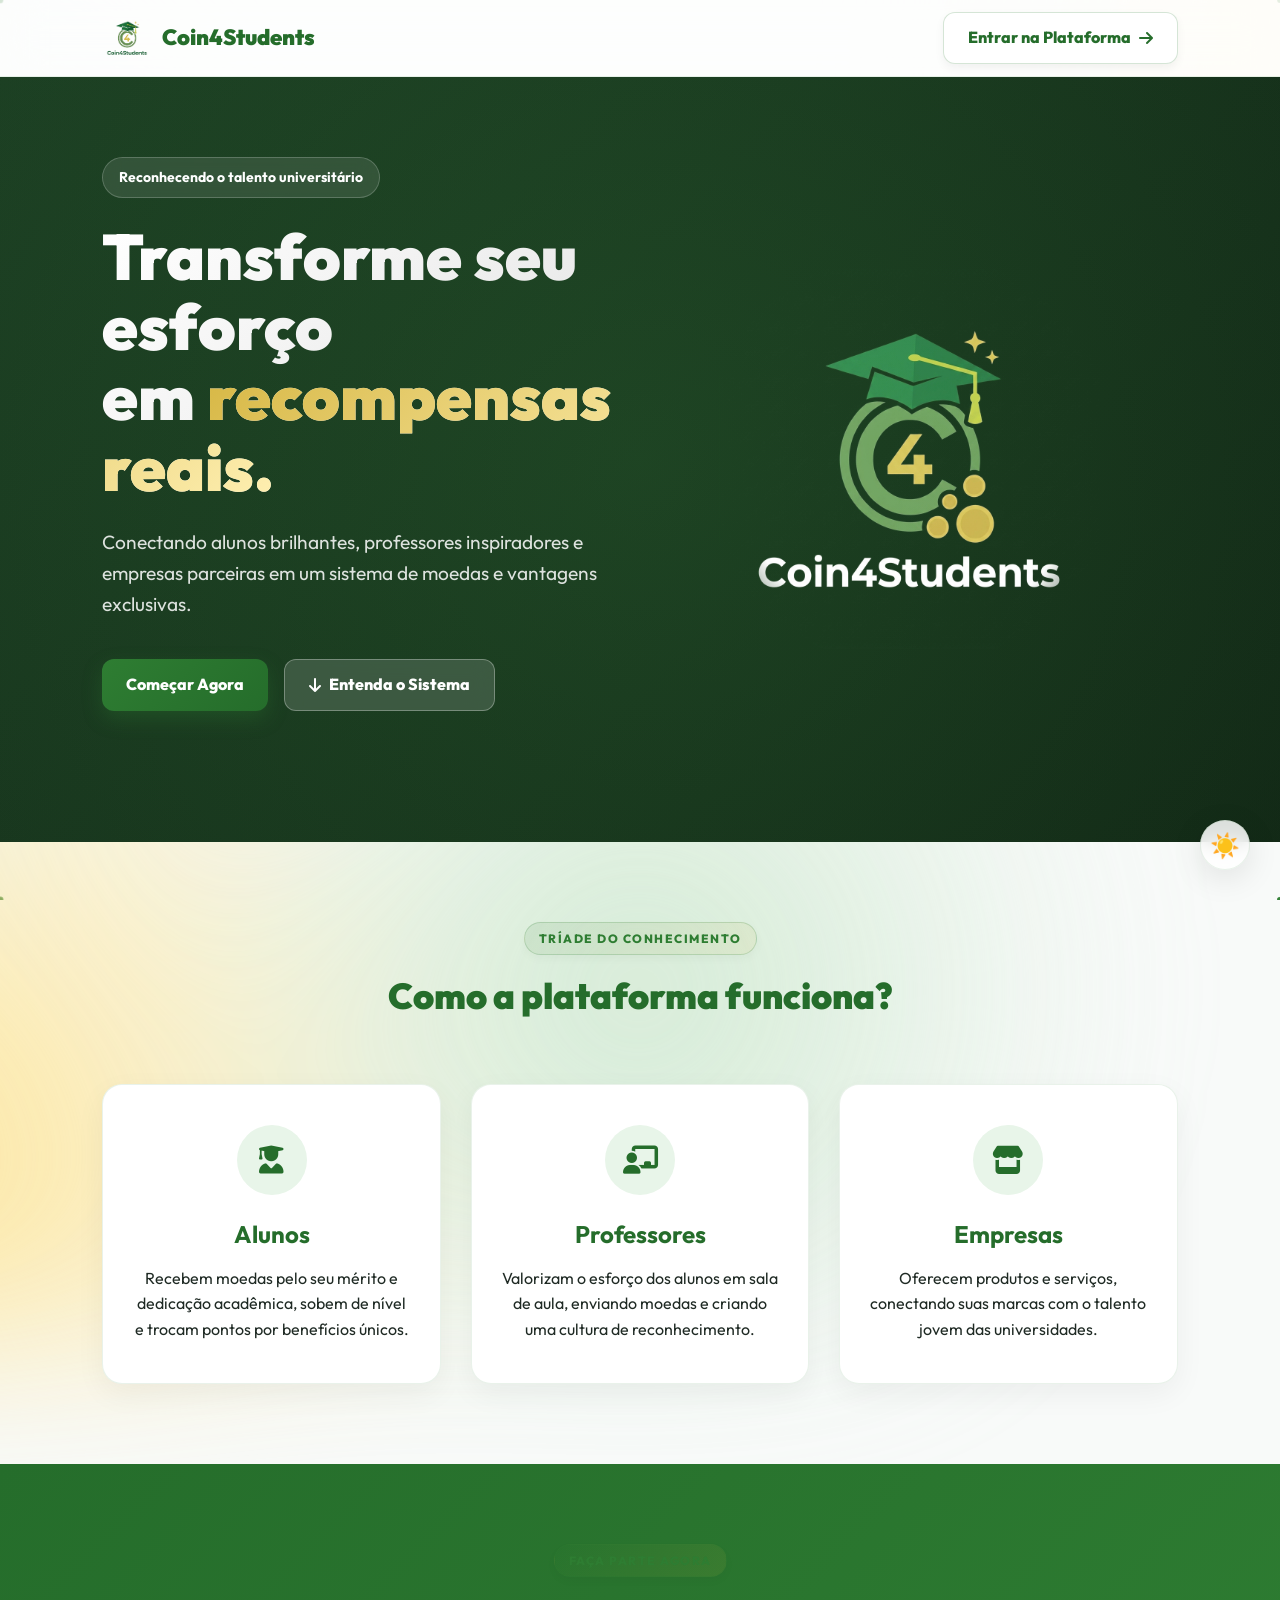
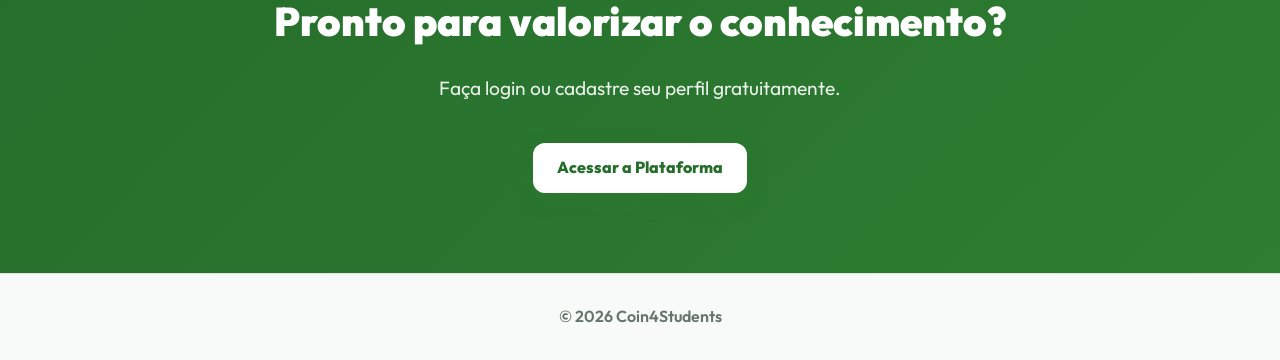
<file: index.html>
<!DOCTYPE html>
<html lang="pt-BR">
<head>
    <meta charset="UTF-8">
    <meta name="viewport" content="width=device-width, initial-scale=1.0">
    <meta http-equiv="refresh" content="0; url=front/home.html">
    <title>Coin4Students - Redirecionando...</title>
    <script>
        window.location.href = "front/home.html";
    </script>
</head>
<body style="background-color: #0b110b; color: #fff; font-family: sans-serif; display: flex; justify-content: center; align-items: center; height: 100vh; margin: 0;">
    <p>Redirecionando para a página principal... Se demorar, <a href="front/home.html" style="color: #FFD700;">clique aqui</a>.</p>
</body>
</html>
</file>
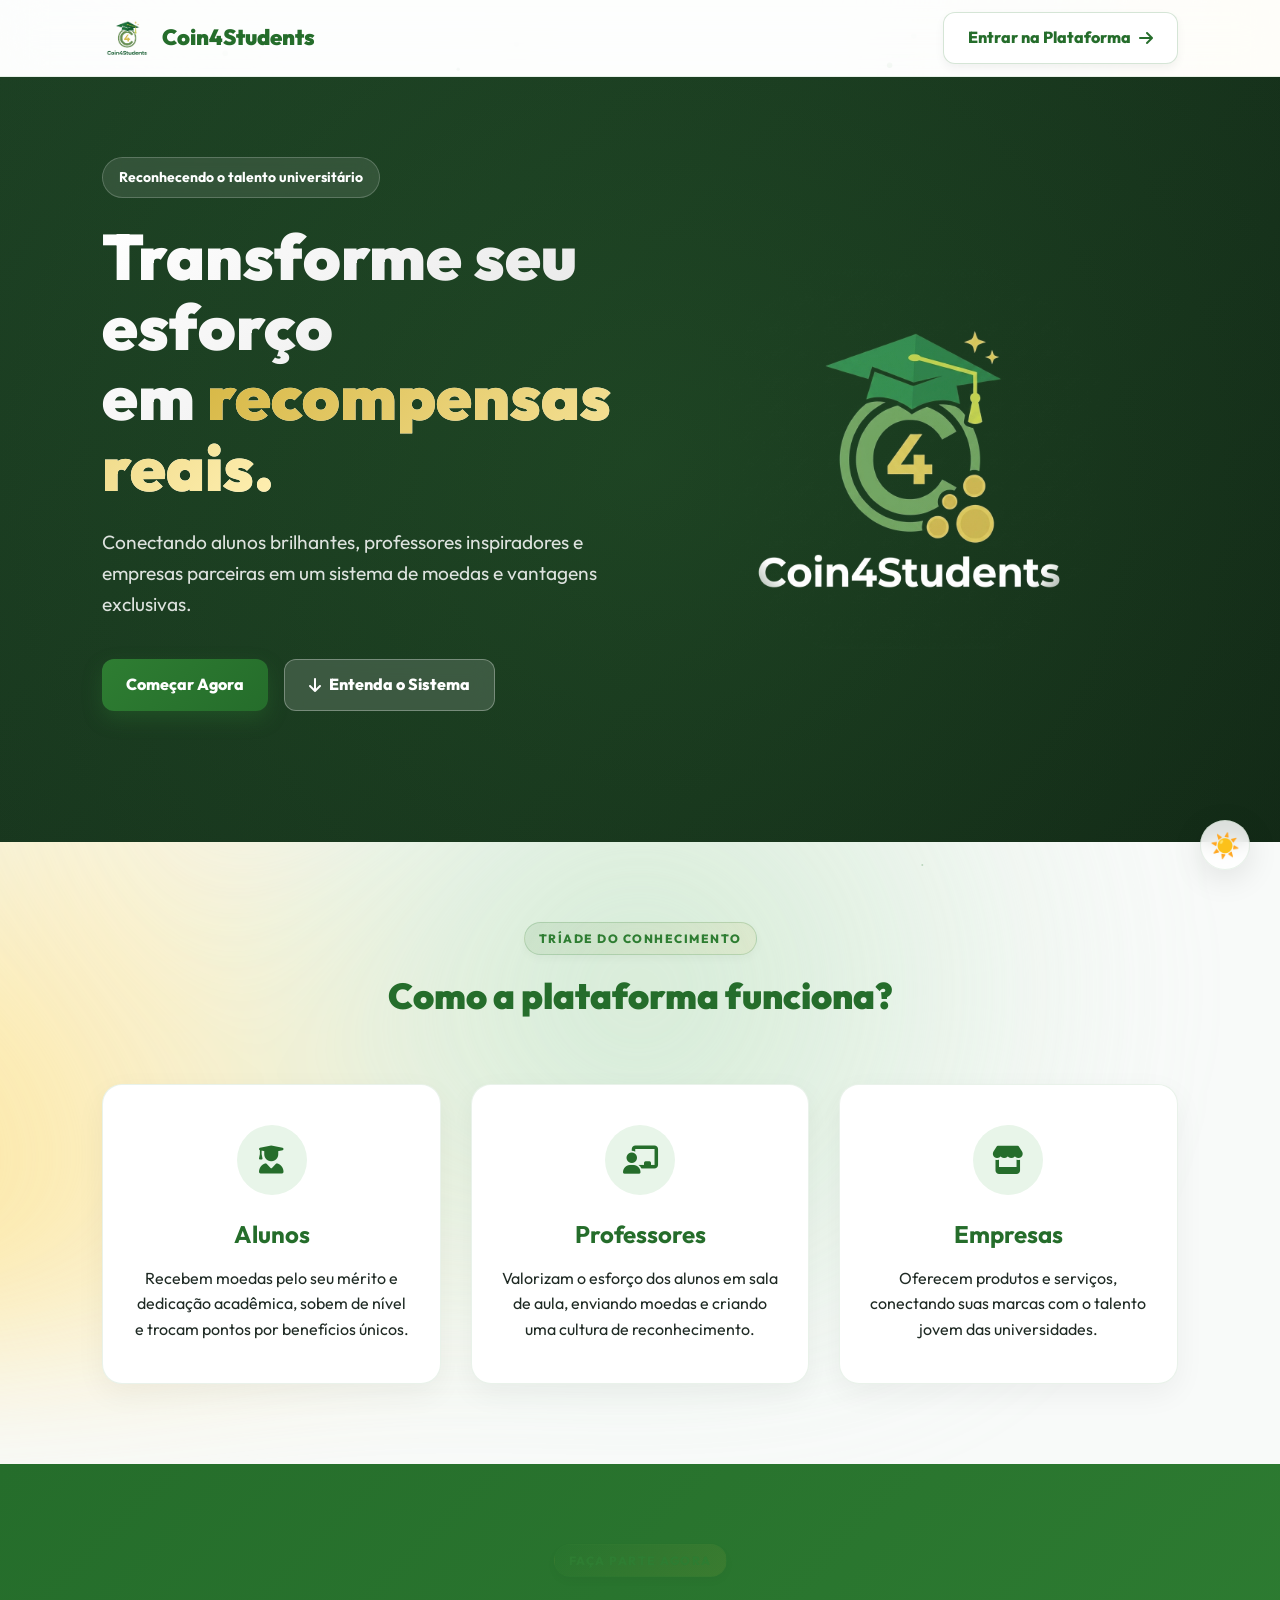
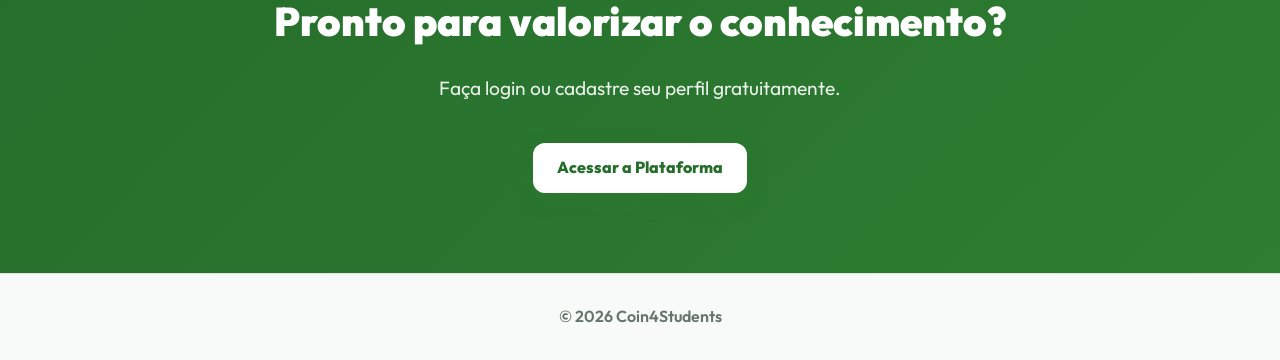
<file: front/index.html>
<!DOCTYPE html>
<html lang="pt-BR">
<head>
    <meta charset="UTF-8">
    <meta name="viewport" content="width=device-width, initial-scale=1.0">
    <meta http-equiv="refresh" content="0; url=home.html">
    <title>Coin4Students - Redirecionando...</title>
    <script>
        window.location.href = "home.html";
    </script>
</head>
<body style="background-color: #0b110b; color: #fff; font-family: sans-serif; display: flex; justify-content: center; align-items: center; height: 100vh; margin: 0;">
    <p>Redirecionando para a página principal... Se demorar, <a href="home.html" style="color: #FFD700;">clique aqui</a>.</p>
</body>
</html>
</file>
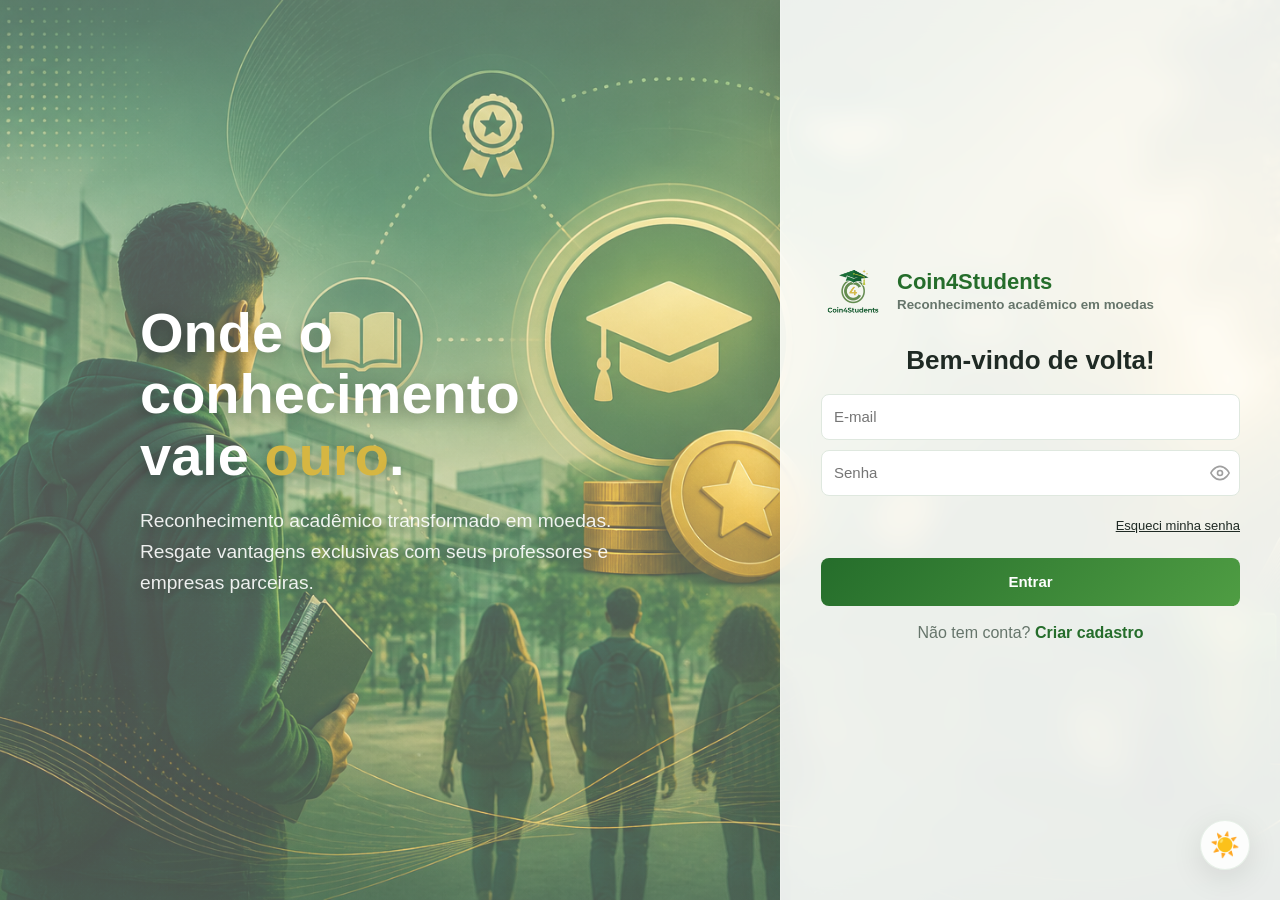
<file: front/coin4students.html>
<!DOCTYPE html>
<html lang="pt-br">

<head>
  <meta charset="UTF-8">
  <meta name="viewport" content="width=device-width, initial-scale=1.0">
  <link rel="stylesheet" href="https://cdnjs.cloudflare.com/ajax/libs/font-awesome/6.4.0/css/all.min.css">
  <link rel="stylesheet" href="./css/coin4students.css">
  <link rel="stylesheet" href="./css/ui-fx.css">
  <title>Coin4Students</title>
  <link rel="icon" type="image/png" href="./img/logo - Copia.png">
</head>

<body>
  <div class="background-image"></div>
  
  <div class="split-layout">
    <div class="hero-section">
      <div class="hero-content">
        <h1 class="hero-title">Onde o conhecimento vale <span>ouro</span>.</h1>
        <p class="hero-subtitle">Reconhecimento acadêmico transformado em moedas. Resgate vantagens exclusivas com seus professores e empresas parceiras.</p>
        <div class="floating-icons">
          <i class="ph-fill ph-coin float-1"></i>
          <i class="ph-fill ph-graduation-cap float-2"></i>
          <i class="ph-fill ph-star float-3"></i>
        </div>
      </div>
    </div>

    <main class="container">
    <div class="auth-brand">
      <img src="./img/logo.png" alt="Coin4Students">
      <div>
        <span>Coin4Students</span>
        <small>Reconhecimento acadêmico em moedas</small>
      </div>
    </div>

    <div id="secaoCadastro" style="display: none;">
      <div class="titulo">Criar Cadastro</div>

      <div class="profile-selector" role="tablist" aria-label="Tipo de cadastro">
        <button type="button" class="profile-option active" data-cadastro="aluno">
          <i class="fa-solid fa-user-graduate"></i>
          Aluno
        </button>
        <button type="button" class="profile-option" data-cadastro="professor">
          <i class="fa-solid fa-chalkboard-user"></i>
          Professor
        </button>
        <button type="button" class="profile-option" data-cadastro="empresa">
          <i class="fa-solid fa-building"></i>
          Empresa
        </button>
      </div>

      <section class="cadastro-panel active" id="cadastro-aluno">
        <div class="cadastro-heading">
          <h2>Cadastro de aluno</h2>
          <p>Preencha seus dados para acompanhar saldo e resgatar vantagens.</p>
        </div>
          <form id="formAluno">
            <input id="nomeAluno" placeholder="Nome">
            <input id="emailAluno" type="email" placeholder="E-mail">
            <input type="password" id="senhaAluno" placeholder="Digite sua senha">
            <input id="cpfAluno" placeholder="CPF" maxlength="14" oninput="formatarCPF(this)">
            <input id="rgAluno" placeholder="RG" maxlength="12" oninput="formatarRG(this)">
            <input id="cepAluno" placeholder="CEP" maxlength="9" oninput="formatarCEP(this); buscarEndereco(this.value)">
            <div class="form-row">
              <input id="enderecoAluno" placeholder="Endereço">
              <input id="numeroAluno" placeholder="Número">
            </div>
            <div class="form-row">
              <input id="bairroAluno" placeholder="Bairro">
              <input id="cidadeAluno" placeholder="Cidade">
            </div>
            <div class="form-row">
              <input id="estadoAluno" placeholder="Estado">
              <input id="cursoAluno" placeholder="Curso">
            </div>
            <button type="submit">Cadastrar Aluno</button>
          </form>
      </section>

      <section class="cadastro-panel" id="cadastro-professor">
        <div class="cadastro-heading">
          <h2>Cadastro de professor</h2>
          <p>Crie sua conta para distribuir moedas e registrar reconhecimentos.</p>
        </div>
          <form id="formProfessor">
            <input id="nomeProfessor" placeholder="Nome" required>
            <input id="emailProfessor" type="email" placeholder="E-mail" required>
            <input type="password" id="senhaProfessor" placeholder="Senha" required>
            <input id="cpfProfessor" placeholder="CPF" maxlength="14" oninput="formatarCPF(this)" required>
            <select id="departamentoProfessor" required>
              <option value="">Selecione um departamento</option>
              <optgroup label="FAPSI - Faculdade de Psicologia">
                <option value="DEPTO DE PSICOLOGIA">DEPTO DE PSICOLOGIA</option>
              </optgroup>
              <optgroup label="FCA - Faculdade de Comunicação e Artes">
                <option value="DEPTO DE COMUNICAÇÃO SOCIAL">DEPTO DE COMUNICAÇÃO SOCIAL</option>
              </optgroup>
              <optgroup label="FMD - Faculdade Mineira de Direito">
                <option value="DEPTO DE DIREITO">DEPTO DE DIREITO</option>
              </optgroup>
              <optgroup label="ICBS - Instituto de Ciências Biológicas e da Saúde">
                <option value="DEPTO DE MEDICINA">DEPTO DE MEDICINA</option>
                <option value="DEPTO DE ODONTOLOGIA">DEPTO DE ODONTOLOGIA</option>
                <option value="DEPTO DE CIÊNCIAS BIOLÓGICAS">DEPTO DE CIÊNCIAS BIOLÓGICAS</option>
                <option value="DEPTO DE MEDICINA VETERINÁRIA">DEPTO DE MEDICINA VETERINÁRIA</option>
                <option value="DEPTO DE FISIOTERAPIA">DEPTO DE FISIOTERAPIA</option>
                <option value="DEPTO DE ENFERMAGEM">DEPTO DE ENFERMAGEM</option>
                <option value="DEPTO DE EDUCAÇÃO FÍSICA">DEPTO DE EDUCAÇÃO FÍSICA</option>
                <option value="DEPTO DE FONOAUDIOLOGIA">DEPTO DE FONOAUDIOLOGIA</option>
                <option value="DEPTO DE NUTRIÇÃO">DEPTO DE NUTRIÇÃO</option>
                <option value="DEPTO DE FARMÁCIA">DEPTO DE FARMÁCIA</option>
              </optgroup>
              <optgroup label="ICEG - Instituto de Ciências Econômicas e Gerenciais">
                <option value="DEPTO DE ADMINISTRAÇÃO">DEPTO DE ADMINISTRAÇÃO</option>
                <option value="DEPTO DE CIÊNCIAS CONTÁBEIS">DEPTO DE CIÊNCIAS CONTÁBEIS</option>
                <option value="DEPTO DE CIÊNCIAS ECONÔMICAS">DEPTO DE CIÊNCIAS ECONÔMICAS</option>
              </optgroup>
              <optgroup label="ICEI - Instituto de Ciências Exatas e Informática">
                <option value="DEPTO DE CIÊNCIA DA COMPUTAÇÃO">DEPTO DE CIÊNCIA DA COMPUTAÇÃO</option>
                <option value="DEPTO DE MATEMÁTICA E ESTATÍSTICA">DEPTO DE MATEMÁTICA E ESTATÍSTICA</option>
                <option value="DEPTO DE FÍSICA E QUÍMICA">DEPTO DE FÍSICA E QUÍMICA</option>
              </optgroup>
              <optgroup label="ICH - Instituto de Ciências Humanas">
                <option value="DEPTO DE LETRAS">DEPTO DE LETRAS</option>
                <option value="DEPTO DE EDUCAÇÃO">DEPTO DE EDUCAÇÃO</option>
                <option value="DEPTO DE GEOGRAFIA">DEPTO DE GEOGRAFIA</option>
                <option value="DEPTO DE HISTÓRIA">DEPTO DE HISTÓRIA</option>
              </optgroup>
              <optgroup label="ICS - Instituto de Ciências Sociais">
                <option value="DEPTO DE ARQUITETURA E URBANISMO">DEPTO DE ARQUITETURA E URBANISMO</option>
                <option value="DEPTO DE CIÊNCIAS SOCIAIS">DEPTO DE CIÊNCIAS SOCIAIS</option>
                <option value="DEPTO DE RELAÇÕES INTERNACIONAIS">DEPTO DE RELAÇÕES INTERNACIONAIS</option>
                <option value="DEPTO DE SERVIÇO SOCIAL">DEPTO DE SERVIÇO SOCIAL</option>
              </optgroup>
              <optgroup label="IFTDJ - Instituto de Filosofia e Teologia Dom João Resende Costa">
                <option value="DEPTO DE FILOSOFIA">DEPTO DE FILOSOFIA</option>
                <option value="DEPTO DE CIÊNCIAS DA RELIGIÃO">DEPTO DE CIÊNCIAS DA RELIGIÃO</option>
                <option value="DEPTO DE TEOLOGIA">DEPTO DE TEOLOGIA</option>
              </optgroup>
              <optgroup label="IPUC - Instituto Politécnico">
                <option value="DEPTO DE ENGENHARIA MECÂNICA">DEPTO DE ENGENHARIA MECÂNICA</option>
                <option value="DEPTO DE ENGENHARIA CIVIL">DEPTO DE ENGENHARIA CIVIL</option>
                <option value="DEPTO DE ENGENHARIA ELÉTRICA">DEPTO DE ENGENHARIA ELÉTRICA</option>
                <option value="DEPTO DE ENGENHARIA DE PRODUÇÃO">DEPTO DE ENGENHARIA DE PRODUÇÃO</option>
                <option value="DEPTO DE ENGENHARIA QUÍMICA">DEPTO DE ENGENHARIA QUÍMICA</option>
                <option value="DEPTO DE ENG. ELET. E TELECOMUNICAÇÕES">DEPTO DE ENG. ELET. E TELECOMUNICAÇÕES</option>
                <option value="DEPTO DE ENG. CONTROLE AUTOMAÇÃO">DEPTO DE ENG. CONTROLE AUTOMAÇÃO</option>
                <option value="DEPTO DE ENGENHARIA DE ENERGIA">DEPTO DE ENGENHARIA DE ENERGIA</option>
              </optgroup>
            </select>
            <button type="submit">Cadastrar Professor</button>
          </form>
      </section>

      <section class="cadastro-panel" id="cadastro-empresa">
        <div class="cadastro-heading">
          <h2>Cadastro de empresa</h2>
          <p>Cadastre sua empresa para oferecer vantagens aos estudantes.</p>
        </div>
          <form id="formEmpresa">
            <input id="nomeEmpresa" placeholder="Nome">
            <input id="emailEmpresa" type="email" placeholder="E-mail">
            <input type="password" id="senhaEmpresa" placeholder="Senha">
            <input id="cnpjEmpresa" placeholder="CNPJ" maxlength="18" oninput="formatarCNPJ(this)">
            <button type="submit">Cadastrar Empresa</button>
          </form>
      </section>

      <p class="switch-text">
        Já tem uma conta? <a href="#" id="btnIrParaLogin">Fazer login</a>
      </p>
    </div>

    <div id="secaoLogin">
      <div class="titulo">Bem-vindo de volta!</div>
      <form id="formLogin">
        <input id="loginEmail" type="email" placeholder="E-mail" required>
        <input id="loginSenha" type="password" placeholder="Senha" required>
        <div style="text-align: right; width: 100%;">
          <a href="#" id="btnEsqueciSenha" style="font-size: 13px; color: var(--green-600); margin-top: -10px; margin-bottom: 15px; display: inline-block;">Esqueci minha senha</a>
        </div>
        <button type="submit">Entrar</button>
      </form>
      <p class="switch-text">
        Não tem conta? <a href="#" id="btnIrParaCadastro">Criar cadastro</a>
      </p>
    </div>

    <div id="secaoRecuperarSenha" style="display: none;">
      <div class="titulo">Recuperar Senha</div>
      <p style="text-align: center; color: var(--muted); font-size: 14px; margin-bottom: 20px;">
        Digite seu e-mail abaixo. Se houver uma conta associada a ele, enviaremos um link de recuperação.
      </p>
      <form id="formRecuperarSenha">
        <input id="recuperarEmail" type="email" placeholder="E-mail" required>
        <button type="submit">Enviar link</button>
      </form>
      <p class="switch-text">
        Lembrou a senha? <a href="#" id="btnVoltarParaLogin">Voltar ao login</a>
      </p>
    </div>
  </main>
  </div>

  <div id="toastContainer" class="toast-container"></div>

  <script src="./js/coin4students.js"></script>
  <script>
    function showToast(message, type = 'info', duration = 4000) {
      const container = document.getElementById('toastContainer');
      if (!container) return;

      const toast = document.createElement('div');
      toast.className = `toast ${type}`;
      toast.innerHTML = `
        <span>${message}</span>
        <button class="toast-close" onclick="this.parentElement.remove()">&times;</button>
      `;

      container.appendChild(toast);

      setTimeout(() => {
        toast.style.animation = 'toastFadeOut 0.3s ease';
        setTimeout(() => toast.remove(), 300);
      }, duration);
    }

    window.showSystemMessage = showToast;
  </script>
  <script src="./js/ui-fx.js"></script>
</body>

</html>
</file>
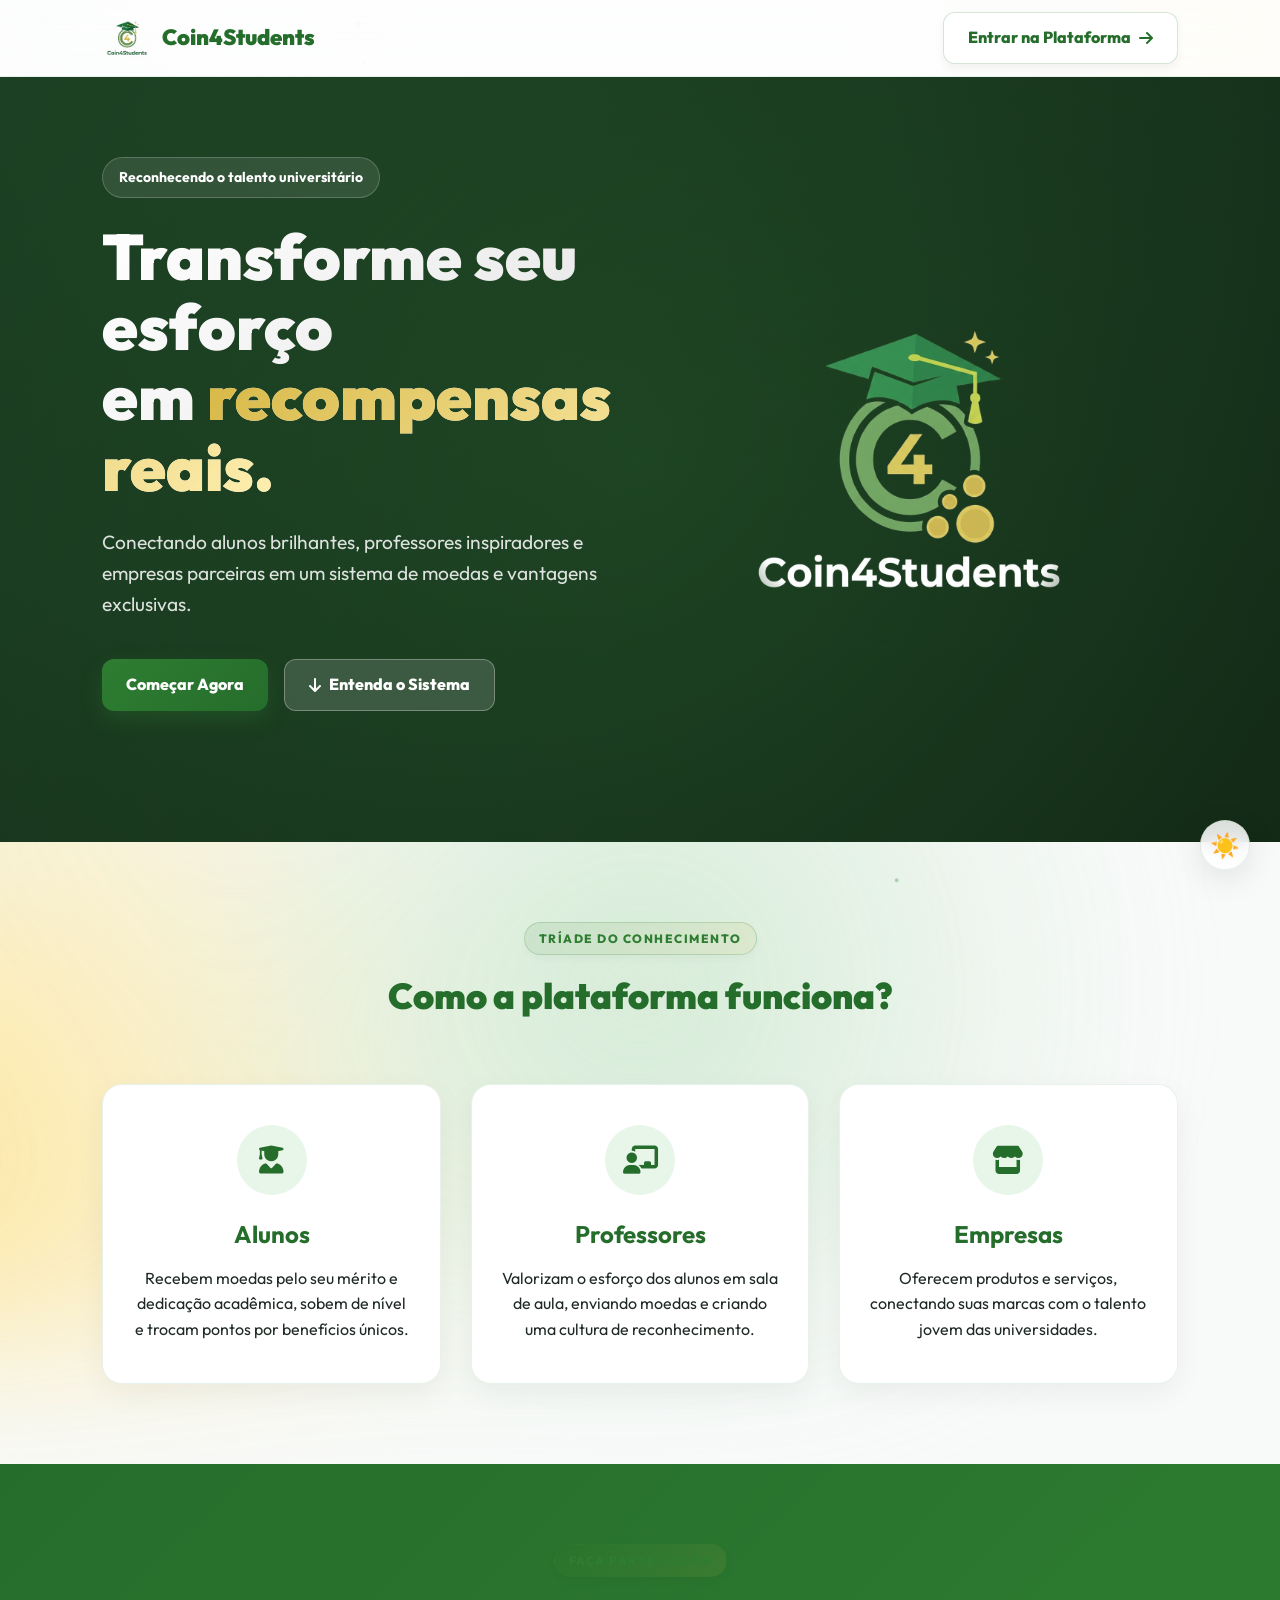
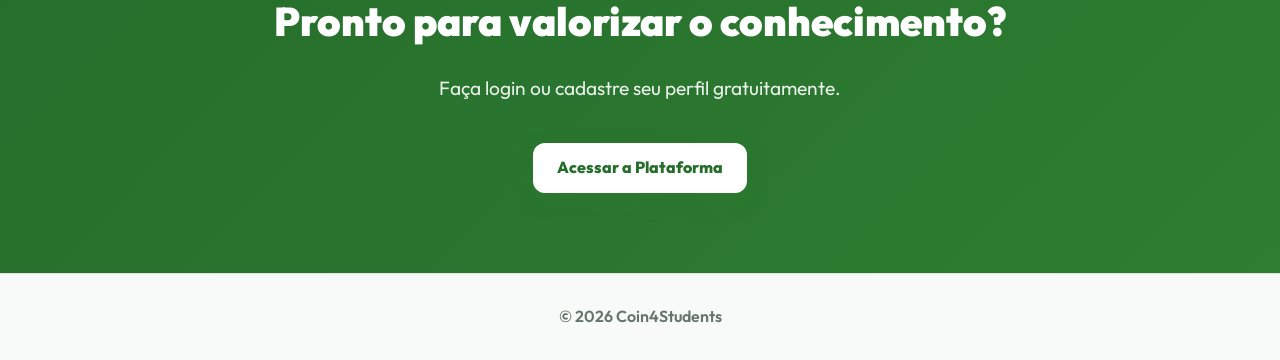
<file: front/home.html>
<!DOCTYPE html>
<html lang="pt-br">

<head>
    <meta charset="UTF-8">
    <meta name="viewport" content="width=device-width, initial-scale=1.0">
    <link rel="stylesheet" href="https://cdnjs.cloudflare.com/ajax/libs/font-awesome/6.4.0/css/all.min.css">
    <link rel="stylesheet" href="./css/ui-fx.css">
    <link rel="stylesheet" href="./css/home.css">
    <title>Coin4Students</title>
  <link rel="icon" type="image/png" href="./img/logo - Copia.png">
</head>

<body>

    <header class="main-header glass-header">
        <a class="logo" href="./home.html">
            <img src="./img/logo.png" alt="Coin4Students" class="logo-img glow-effect">
            <span>Coin4Students</span>
        </a>
        <nav>
            <a href="./coin4students.html" class="btn-acesso-premium">Entrar na Plataforma <i class="fa-solid fa-arrow-right"></i></a>
        </nav>
    </header>

    <section class="hero hero-premium">
        <div class="hero-content">
            <div class="badge-premium">Reconhecendo o talento universitário</div>
            <h1 class="gradient-text">Transforme seu esforço<br>em <span>recompensas reais.</span></h1>
            <p class="hero-subtitle">Conectando alunos brilhantes, professores inspiradores e empresas parceiras em um sistema de moedas e vantagens exclusivas.</p>
            <div class="hero-actions">
                <a href="./coin4students.html" class="btn-principal-premium">Começar Agora</a>
                <a href="#como-funciona" class="btn-secundario-premium"><i class="fa-solid fa-arrow-down"></i> Entenda o Sistema</a>
            </div>
        </div>
        
        <div class="hero-visual">
            <div class="falling-coins-container">
                <div class="coin-single fall-1"></div>
                <div class="coin-single fall-2"></div>
                <div class="coin-single fall-3"></div>
                <div class="coin-single fall-4"></div>
                <div class="coin-single fall-5"></div>
                <div class="coin-single fall-6"></div>
                <div class="coin-single fall-7"></div>
            </div>
            <img src="./img/hero-criativo.png" alt="Coin4Students Illustration" class="hero-illustration-img">
        </div>
    </section>

    <main id="como-funciona" class="container how-it-works">
        <div class="section-title center">
            <span class="eyebrow glow">Tríade do Conhecimento</span>
            <h2>Como a plataforma funciona?</h2>
        </div>

        <div class="grid-servicos premium-grid">
            <div class="card-info glass-card">
                <div class="icon-wrapper"><i class="fa-solid fa-user-graduate"></i></div>
                <h3>Alunos</h3>
                <p>Recebem moedas pelo seu mérito e dedicação acadêmica, sobem de nível e trocam pontos por benefícios únicos.</p>
            </div>
            <div class="card-info glass-card">
                <div class="icon-wrapper"><i class="fa-solid fa-chalkboard-user"></i></div>
                <h3>Professores</h3>
                <p>Valorizam o esforço dos alunos em sala de aula, enviando moedas e criando uma cultura de reconhecimento.</p>
            </div>
            <div class="card-info glass-card">
                <div class="icon-wrapper"><i class="fa-solid fa-store"></i></div>
                <h3>Empresas</h3>
                <p>Oferecem produtos e serviços, conectando suas marcas com o talento jovem das universidades.</p>
            </div>
        </div>
    </main>

    <section class="cta-section premium-cta">
        <div class="cta-content">
            <span class="eyebrow">Faça parte agora</span>
            <h2>Pronto para valorizar o conhecimento?</h2>
            <p>Faça login ou cadastre seu perfil gratuitamente.</p>
            <a href="./coin4students.html" class="btn-principal-premium light">Acessar a Plataforma</a>
        </div>
    </section>

    <footer class="glass-footer">
        <p>&copy; 2026 Coin4Students</p>
    </footer>

    <div id="toastContainer" class="toast-container"></div>
    <script src="./js/ui-fx.js"></script>
</body>

</html>
</file>
<file: front/css/coin4students.css>
:root {
  --green-800: #256d2b;
  --green-700: #2e7d32;
  --green-100: #e8f5e9;
  --gold-500: #d6b642;
  --ink: #1f2a24;
  --muted: #66756b;
  --line: #dfe8df;
}

* {
  margin: 0;
  padding: 0;
  box-sizing: border-box;
  font-family: "Segoe UI", Arial, sans-serif;
}

body {
  min-height: 100vh;
  display: flex;
  align-items: center;
  justify-content: center;
  color: var(--ink);
  overflow-x: hidden;
}

.split-layout {
  display: flex;
  width: 100%;
  min-height: 100vh;
}

.hero-section {
  flex: 1;
  display: none;
  align-items: center;
  justify-content: center;
  padding: 40px;
  position: relative;
  z-index: 1;
}

@media (min-width: 900px) {
  .hero-section {
    display: flex;
  }
}

.hero-content {
  max-width: 500px;
  color: white;
  text-shadow: 0 4px 15px rgba(0,0,0,0.3);
}

.hero-title {
  font-size: 3.5rem;
  font-weight: 800;
  line-height: 1.1;
  margin-bottom: 20px;
}

.hero-title span {
  color: var(--gold-500);
}

.hero-subtitle {
  font-size: 1.2rem;
  line-height: 1.6;
  opacity: 0.9;
}

.floating-icons {
  position: absolute;
  top: 0; left: 0; right: 0; bottom: 0;
  pointer-events: none;
  z-index: -1;
}

.floating-icons i {
  position: absolute;
  font-size: 4rem;
  color: rgba(255,255,255,0.2);
  animation: float 6s ease-in-out infinite;
}

.float-1 { top: 20%; left: 10%; animation-delay: 0s !important; color: rgba(214, 182, 66, 0.4) !important; }
.float-2 { top: 60%; right: 15%; animation-delay: -2s !important; }
.float-3 { bottom: 15%; left: 30%; animation-delay: -4s !important; }

@keyframes float {
  0%, 100% { transform: translateY(0) rotate(0deg); }
  50% { transform: translateY(-20px) rotate(10deg); }
}

.background-image {
  position: fixed;
  inset: 0;
  z-index: -1;
  background:
    linear-gradient(rgba(255, 255, 255, 0.34), rgba(245, 252, 245, 0.30)),
    url('../img/imagem.png') no-repeat center/cover;
}

.container {
  width: min(500px, 100%);
  padding: 40px;
  margin: auto;
  border-left: 1px solid rgba(255, 255, 255, 0.2);
  background: rgba(255, 255, 255, 0.88);
  box-shadow: -10px 0 30px rgba(0, 0, 0, 0.1);
  backdrop-filter: blur(15px);
  min-height: 100vh;
  display: flex;
  flex-direction: column;
  justify-content: center;
}

.auth-brand {
  display: flex;
  align-items: center;
  gap: 12px;
  margin-bottom: 22px;
  color: var(--green-800);
}

.auth-brand img {
  width: 64px;
  height: 64px;
  object-fit: contain;
}

.auth-brand span {
  display: block;
  font-size: 22px;
  font-weight: 900;
}

.auth-brand small {
  color: var(--muted);
  font-weight: 650;
}

.titulo {
  margin-bottom: 18px;
  color: var(--ink);
  font-size: 26px;
  font-weight: 850;
  text-align: center;
}

.profile-selector {
  display: grid;
  grid-template-columns: repeat(3, minmax(0, 1fr));
  gap: 8px;
  margin-bottom: 16px;
}

.profile-option {
  min-height: 46px;
  display: inline-flex;
  align-items: center;
  justify-content: center;
  gap: 8px;
  padding: 10px;
  border: 1px solid rgba(46, 125, 50, 0.16);
  border-radius: 8px;
  background: white;
  color: var(--green-800);
  font-weight: 850;
  cursor: pointer;
}

.profile-option.active {
  color: white;
  background: linear-gradient(135deg, var(--green-800), #4f9d43);
}

.cadastro-panel {
  display: none;
  border: 1px solid rgba(46, 125, 50, 0.14);
  border-radius: 8px;
  background: white;
  padding: 18px;
}

.cadastro-panel.active {
  display: block;
}

.cadastro-heading {
  margin-bottom: 12px;
}

.cadastro-heading h2 {
  color: var(--green-800);
  font-size: 20px;
}

.cadastro-heading p {
  color: var(--muted);
  font-size: 14px;
}

form {
  display: flex;
  flex-direction: column;
  gap: 10px;
  padding: 0;
}

.form-row {
  display: grid;
  grid-template-columns: repeat(2, minmax(0, 1fr));
  gap: 10px;
}

input {
  width: 100%;
  min-height: 46px;
  padding: 11px 12px;
  border: 1px solid var(--line);
  border-radius: 8px;
  background: white;
  color: var(--ink);
  font-size: 15px;
  outline: none;
}

input:-webkit-autofill,
input:-webkit-autofill:hover, 
input:-webkit-autofill:focus, 
input:-webkit-autofill:active{
    -webkit-box-shadow: 0 0 0 30px white inset !important;
    -webkit-text-fill-color: var(--ink) !important;
    transition: background-color 5000s ease-in-out 0s;
}

select {
  width: 100%;
  min-height: 46px;
  padding: 11px 12px;
  border: 1px solid var(--line);
  border-radius: 8px;
  background: white;
  color: var(--ink);
  font-size: 15px;
  outline: none;
}

input:focus,
select:focus {
  border-color: rgba(46, 125, 50, 0.55);
  box-shadow: 0 0 0 4px rgba(46, 125, 50, 0.10);
}

button[type="submit"] {
  min-height: 48px;
  border: 0;
  border-radius: 8px;
  background: linear-gradient(135deg, var(--green-800), #4f9d43);
  color: white;
  font-size: 15px;
  font-weight: 900;
  cursor: pointer;
}

.switch-text {
  margin-top: 18px;
  color: var(--muted);
  text-align: center;
}

.switch-text a {
  color: var(--green-800);
  font-weight: 900;
  text-decoration: none;
}

.toast-container {
  position: fixed;
  right: 20px;
  bottom: 20px;
  z-index: 10000;
  display: flex;
  flex-direction: column;
  gap: 10px;
}

.toast {
  min-width: 260px;
  max-width: 360px;
  display: flex;
  align-items: center;
  justify-content: space-between;
  gap: 12px;
  padding: 14px 16px;
  border-radius: 8px;
  background: #2f3a33;
  color: white;
  box-shadow: 0 14px 34px rgba(31, 42, 36, 0.22);
  animation: toastSlideIn 0.3s ease;
}

.toast.success {
  background: var(--green-700);
}

.toast.error {
  background: #b93535;
}

.toast.info {
  background: #24609c;
}

.toast-close {
  border: 0;
  background: none;
  color: white;
  font-size: 18px;
  cursor: pointer;
}

@keyframes toastSlideIn {
  from {
    transform: translateX(100%);
    opacity: 0;
  }
  to {
    transform: translateX(0);
    opacity: 1;
  }
}

@keyframes toastFadeOut {
  from {
    transform: translateX(0);
    opacity: 1;
  }
  to {
    transform: translateX(100%);
    opacity: 0;
  }
}

@media (max-width: 560px) {
  body {
    align-items: flex-start;
    padding: 12px;
  }

  .container {
    min-height: auto;
    max-height: none;
    padding: 18px;
  }

  .auth-brand {
    justify-content: center;
    text-align: left;
  }

  .auth-brand img {
    width: 52px;
    height: 52px;
  }

  .titulo {
    font-size: 23px;
  }

  .form-row {
    grid-template-columns: 1fr;
  }

  .profile-selector {
    grid-template-columns: 1fr;
  }

  .toast-container {
    left: 12px;
    right: 12px;
    bottom: 12px;
  }

  .toast {
    width: 100%;
    min-width: 0;
    max-width: none;
  }
}
</file>
<file: front/css/ui-fx.css>
@import url('https://fonts.googleapis.com/css2?family=Outfit:wght@300;400;500;600;700;800&family=Plus+Jakarta+Sans:wght@400;500;600;700&display=swap');

:root {
    /* Base Colors - Light Theme */
    --ui-bg-color: #f8faf9;
    --ui-text-color: #1f2a24;
    --ui-card-bg: rgba(255, 255, 255, 0.85);
    --ui-border: rgba(46, 125, 50, 0.1);
    --ui-primary: #2e7d32;
    --ui-primary-glow: rgba(46, 125, 50, 0.4);
    --ui-secondary: #d6b642;
    --ui-secondary-glow: rgba(214, 182, 66, 0.4);
    
    /* Gradients */
    --mesh-color-1: #e8f5e9;
    --mesh-color-2: #fff7d6;
    --mesh-color-3: #c8e6c9;
    --mesh-color-4: #ffe082;

.modal-overlay {
    z-index: 999999 !important;
}

@media (max-width: 780px) {
    .sidebar {
        position: fixed !important;
        top: auto !important;
        bottom: 0 !important;
        left: 0 !important;
        width: 100% !important;
        height: 60px !important;
        flex-direction: row !important;
        z-index: 999999 !important;
        justify-content: space-between !important;
    }

    .menu {
        flex: 4 !important;
    }

    .btn-logout {
        display: flex !important;
        flex: 1 !important;
        flex-direction: column !important;
        justify-content: center !important;
        align-items: center !important;
        background: transparent !important;
        border: none !important;
        color: inherit !important;
        font-size: 11px !important;
        padding: 4px !important;
        gap: 4px !important;
        margin: 0 !important;
        min-height: auto !important;
        box-shadow: none !important;
    }

    .btn-logout i {
        font-size: 24px !important;
        margin: 0 !important;
    }

    .theme-toggle {
        bottom: 80px !important;
    }

    .saldo-card {
        flex-direction: row !important;
        flex-wrap: wrap !important;
        justify-content: space-between !important;
        align-items: center !important;
    }

    .notif-dropdown {
        left: 0 !important;
        right: auto !important;
        width: 300px !important;
        max-width: 85vw !important;
    }

    .main-content {
        padding-bottom: 90px !important;
    }
}

[data-theme="dark"] {
    --ui-bg-color: #0f1412;
    --ui-text-color: #e4e9e5;
    --ui-card-bg: rgba(20, 28, 24, 0.85);
    --ui-border: rgba(255, 255, 255, 0.05);
    --ui-primary: #4caf50;
    --ui-primary-glow: rgba(76, 175, 80, 0.6);
    --ui-secondary: #ffd54f;
    --ui-secondary-glow: rgba(255, 213, 79, 0.6);
    
    /* Dark Gradients */
    --mesh-color-1: #0a110d;
    --mesh-color-2: #1b2614;
    --mesh-color-3: #111a14;
    --mesh-color-4: #242010;
}

body {
    font-family: 'Outfit', 'Plus Jakarta Sans', sans-serif;
    color: var(--ui-text-color);
    background-color: var(--ui-bg-color);
    transition: background-color 0.5s ease, color 0.5s ease;
    overflow-x: hidden;
}

[data-theme="dark"] body {
    background-color: var(--ui-bg-color) !important;
}

[data-theme="dark"] .card,
[data-theme="dark"] .saldo-card,
[data-theme="dark"] .metric-card,
[data-theme="dark"] .dashboard-card,
[data-theme="dark"] .container,
[data-theme="dark"] .history-card,
[data-theme="dark"] .perfil-card,
[data-theme="dark"] .sidebar,
[data-theme="dark"] .lista-item,
[data-theme="dark"] .modal-content,
[data-theme="dark"] .vantagem-card,
[data-theme="dark"] input,
[data-theme="dark"] select,
[data-theme="dark"] select option,
[data-theme="dark"] textarea,
[data-theme="dark"] .cadastro-panel,
[data-theme="dark"] .header,
[data-theme="dark"] .notif-dropdown,
[data-theme="dark"] .section-badge,
[data-theme="dark"] .alunos-lista {
    background-color: var(--ui-card-bg) !important;
    color: var(--ui-text-color) !important;
    border-color: var(--ui-border) !important;
    backdrop-filter: blur(20px) !important;
    box-shadow: 0 10px 30px rgba(0,0,0,0.5) !important;
}

[data-theme="dark"] .lista-item,
[data-theme="dark"] .lista-item * {
    color: var(--ui-text-color) !important;
    background-color: transparent !important;
    box-shadow: none !important;
    backdrop-filter: none !important;
}

[data-theme="dark"] .lista-item {
    border-bottom: 1px solid rgba(255, 255, 255, 0.1) !important;
}

/* Premium Universal List Items */
.lista-item {
    position: relative !important;
    padding: 16px 16px 16px 20px !important;
    transition: transform 0.2s, background 0.2s !important;
    border-radius: 8px !important;
}

.lista-item:hover {
    background: rgba(46, 125, 50, 0.05) !important;
}

[data-theme="dark"] .lista-item:hover {
    background: rgba(255, 255, 255, 0.03) !important;
}

.lista-item::before {
    content: "" !important;
    position: absolute !important;
    left: 0 !important;
    top: 12px !important;
    bottom: 12px !important;
    width: 4px !important;
    border-radius: 999px !important;
    background: linear-gradient(180deg, var(--ui-primary), var(--ui-secondary)) !important;
}

.header {
    position: relative;
    z-index: 99999 !important;
}

[data-theme="dark"] .btn-logout {
    color: #ff5252 !important;
    background-color: transparent !important;
    border: 1px solid rgba(255, 82, 82, 0.3) !important;
    box-shadow: none !important;
}

[data-theme="dark"] input,
[data-theme="dark"] select,
[data-theme="dark"] textarea {
    background-color: rgba(0,0,0,0.2) !important;
    color: var(--ui-text-color) !important;
}

[data-theme="dark"] .btn-resgatar,
[data-theme="dark"] .btn-resgatar:not(:disabled),
[data-theme="dark"] .btn-editar-vantagem,
[data-theme="dark"] button[type="submit"],
[data-theme="dark"] .pagination button:not(:disabled),
[data-theme="dark"] .profile-option {
    background: var(--ui-primary) !important;
    color: #fff !important;
    border-color: transparent !important;
}

[data-theme="dark"] .pagination button:disabled,
[data-theme="dark"] .btn-resgatar:disabled {
    background: #2a2a2a !important;
    color: #666 !important;
    border: 1px solid #444 !important;
}

[data-theme="dark"] .section-title h2,
[data-theme="dark"] .card-info h3 {
    color: var(--ui-text-color) !important;
}

[data-theme="dark"] .lista-badges span,
[data-theme="dark"] .eyebrow {
    background: linear-gradient(135deg, rgba(255, 255, 255, 0.05), rgba(255, 255, 255, 0.02)) !important;
    border-color: rgba(255, 255, 255, 0.1) !important;
    color: var(--ui-secondary) !important;
}

.eyebrow {
    display: inline-block !important;
    padding: 6px 14px !important;
    background: linear-gradient(135deg, rgba(46, 125, 50, 0.1), rgba(214, 182, 66, 0.1)) !important;
    color: var(--ui-primary) !important;
    border: 1px solid rgba(46, 125, 50, 0.2) !important;
    border-radius: 20px !important;
    font-weight: 800 !important;
    font-size: 12px !important;
    text-transform: uppercase !important;
    letter-spacing: 1.5px !important;
    margin-bottom: 12px !important;
    box-shadow: 0 4px 10px rgba(0,0,0,0.03) !important;
}

[data-theme="dark"] .cupom-detalhes {
    background: rgba(255,255,255,0.05) !important;
    border: 1px solid rgba(255,255,255,0.1) !important;
    color: var(--ui-text-color) !important;
}
[data-theme="dark"] .cupom-detalhes * {
    color: var(--ui-text-color) !important;
}

[data-theme="dark"] .cupom-qr {
    background: white !important;
    padding: 10px;
    border-radius: 8px;
    box-sizing: content-box;
}

[data-theme="dark"] .btn-modal-cancel {
    background: transparent !important;
    border: 1px solid rgba(255,255,255,0.2) !important;
    color: var(--ui-text-color) !important;
}
[data-theme="dark"] .btn-modal-cancel:hover {
    background: rgba(255,255,255,0.05) !important;
}

[data-theme="dark"] .vantagem-status,
[data-theme="dark"] .status-pill {
    background: rgba(255,255,255,0.1) !important;
    color: #ddd !important;
}

[data-theme="dark"] .header-status {
    background-color: rgba(255,255,255,0.1) !important;
    color: var(--ui-text-color) !important;
}

[data-theme="dark"] h1,
[data-theme="dark"] h2,
[data-theme="dark"] h3,
[data-theme="dark"] h4,
[data-theme="dark"] p,
[data-theme="dark"] span:not(.metric-label),
[data-theme="dark"] strong,
[data-theme="dark"] label,
[data-theme="dark"] .menu a,
[data-theme="dark"] .empty-state,
[data-theme="dark"] .titulo,
[data-theme="dark"] .logo-area span,
[data-theme="dark"] .notif-header,
[data-theme="dark"] .level-name,
[data-theme="dark"] .switch-text {
    color: var(--ui-text-color) !important;
}

[data-theme="dark"] .lista-item div,
[data-theme="dark"] .lista-item small,
[data-theme="dark"] .lista-item span,
[data-theme="dark"] .lista-item p {
    color: var(--ui-text-color) !important;
    word-break: break-word; /* Fix letter breaking issue */
}

[data-theme="dark"] .menu a.active,
[data-theme="dark"] .menu a:hover,
[data-theme="dark"] .profile-option.active {
    background: rgba(255,255,255,0.1) !important;
    color: var(--ui-primary) !important;
}

#mesh-bg {
    position: fixed;
    top: -50%;
    left: -50%;
    width: 200%;
    height: 200%;
    z-index: -1;
    background: 
        radial-gradient(circle at 15% 50%, var(--mesh-color-1), transparent 25%),
        radial-gradient(circle at 85% 30%, var(--mesh-color-2), transparent 25%),
        radial-gradient(circle at 50% 80%, var(--mesh-color-3), transparent 25%),
        radial-gradient(circle at 20% 90%, var(--mesh-color-4), transparent 25%);
    background-size: 100% 100%;
    filter: blur(80px);
    opacity: 0.8;
    animation: meshFlow 20s ease-in-out infinite alternate;
    pointer-events: none;
    transition: all 1s ease;
}

@keyframes meshFlow {
    0% { transform: rotate(0deg) scale(1); }
    50% { transform: rotate(5deg) scale(1.05); }
    100% { transform: rotate(-5deg) scale(1); }
}

.theme-toggle {
    position: fixed;
    bottom: 30px;
    right: 30px;
    width: 50px;
    height: 50px;
    border-radius: 50%;
    background: var(--ui-card-bg);
    border: 1px solid var(--ui-border);
    backdrop-filter: blur(10px);
    box-shadow: 0 8px 32px rgba(0,0,0,0.1);
    display: flex;
    align-items: center;
    justify-content: center;
    cursor: pointer;
    z-index: 1000;
    font-size: 24px;
    color: var(--ui-text-color);
    transition: all 0.3s cubic-bezier(0.175, 0.885, 0.32, 1.275);
}

.theme-toggle:hover {
    transform: scale(1.1) rotate(15deg);
    box-shadow: 0 12px 40px var(--ui-primary-glow);
}

.tilt-card {
    transform-style: preserve-3d;
    transform: perspective(1000px);
    transition: transform 0.1s ease;
    position: relative;
    overflow: hidden;
}

.tilt-card::after {
    content: '';
    position: absolute;
    top: 0; left: 0; right: 0; bottom: 0;
    background: linear-gradient(125deg, transparent 20%, rgba(255,255,255,0.4) 40%, rgba(255,255,255,0.8) 50%, rgba(255,255,255,0.4) 60%, transparent 80%);
    opacity: 0;
    transition: opacity 0.3s;
    pointer-events: none;
    transform: translateX(-100%) translateY(-100%);
    z-index: 10;
}

[data-theme="dark"] .tilt-card::after {
    background: linear-gradient(125deg, transparent 20%, rgba(255,255,255,0.1) 40%, rgba(255,255,255,0.2) 50%, rgba(255,255,255,0.1) 60%, transparent 80%);
}

.tilt-card:hover::after {
    opacity: 1;
    animation: holo-shine 1.5s ease-out forwards;
}

@keyframes holo-shine {
    0% { transform: translateX(-100%) translateY(-100%); }
    100% { transform: translateX(100%) translateY(100%); }
}

.notification-wrapper {
    position: relative;
    margin-right: 20px;
    display: inline-block;
}

.btn-bell {
    background: transparent;
    border: none;
    font-size: 28px;
    color: var(--ui-text-color);
    cursor: pointer;
    position: relative;
    transition: transform 0.2s;
    display: flex;
    align-items: center;
    justify-content: center;
    width: 44px;
    height: 44px;
    border-radius: 50%;
}

.btn-bell:hover {
    background: rgba(0,0,0,0.05);
    transform: scale(1.1);
}

[data-theme="dark"] .btn-bell:hover {
    background: rgba(255,255,255,0.1);
}

.btn-bell.animating {
    animation: ringBell 0.5s ease-in-out;
}

@keyframes ringBell {
    0% { transform: rotate(0); }
    20% { transform: rotate(15deg); }
    40% { transform: rotate(-10deg); }
    60% { transform: rotate(5deg); }
    80% { transform: rotate(-5deg); }
    100% { transform: rotate(0); }
}

.bell-badge {
    position: absolute;
    top: 4px;
    right: 4px;
    background: #e53935;
    color: white;
    font-size: 10px;
    font-weight: bold;
    padding: 2px 5px;
    border-radius: 10px;
    border: 2px solid var(--ui-card-bg);
    animation: popIn 0.3s cubic-bezier(0.175, 0.885, 0.32, 1.275);
}

.notif-dropdown {
    position: absolute;
    top: 60px;
    right: -10px;
    width: 320px;
    background: var(--ui-card-bg);
    backdrop-filter: blur(15px);
    border: 1px solid var(--ui-border);
    border-radius: 16px;
    box-shadow: 0 15px 35px rgba(0,0,0,0.15);
    opacity: 0;
    visibility: hidden;
    transform: translateY(-10px) scale(0.95);
    transition: all 0.3s cubic-bezier(0.175, 0.885, 0.32, 1.275);
    z-index: 1000;
    overflow: hidden;
}

.notif-dropdown.show {
    opacity: 1;
    visibility: visible;
    transform: translateY(0) scale(1);
}

.notif-header {
    padding: 15px 20px;
    border-bottom: 1px solid var(--ui-border);
    font-weight: 600;
    display: flex;
    justify-content: space-between;
    align-items: center;
}

.notif-body {
    max-height: 350px;
    overflow-y: auto;
}

.notif-item {
    padding: 15px 20px;
    border-bottom: 1px solid var(--ui-border);
    display: flex;
    gap: 15px;
    align-items: flex-start;
    transition: background 0.2s;
    cursor: pointer;
}

.notif-item:hover {
    background: rgba(0,0,0,0.02);
}

[data-theme="dark"] .notif-item:hover {
    background: rgba(255,255,255,0.05);
}

.notif-icon {
    font-size: 24px;
    background: var(--ui-primary-glow);
    color: var(--ui-primary);
    width: 40px;
    height: 40px;
    border-radius: 50%;
    display: flex;
    align-items: center;
    justify-content: center;
    flex-shrink: 0;
}

.notif-content p {
    margin: 0 0 5px 0;
    font-size: 14px;
    line-height: 1.4;
}

.notif-time {
    font-size: 11px;
    color: #888;
}

.notif-empty {
    padding: 30px;
    text-align: center;
    color: #888;
    font-size: 14px;
}

.glass-toast {
    position: fixed;
    bottom: 30px;
    left: 50%;
    transform: translateX(-50%) translateY(100px);
    background: var(--ui-card-bg);
    backdrop-filter: blur(20px);
    border: 1px solid var(--ui-border);
    padding: 16px 24px;
    border-radius: 30px;
    display: flex;
    align-items: center;
    gap: 12px;
    box-shadow: 0 10px 30px rgba(0,0,0,0.1);
    z-index: 9999;
    opacity: 0;
    transition: all 0.4s cubic-bezier(0.175, 0.885, 0.32, 1.275);
    color: var(--ui-text-color);
    font-weight: 500;
}

.glass-toast.show {
    transform: translateX(-50%) translateY(0);
    opacity: 1;
}

.scanner-container {
    position: relative;
    width: 100%;
    height: 120px;
    background: #f0f0f0;
    border-radius: 12px;
    overflow: hidden;
    display: flex;
    align-items: center;
    justify-content: center;
    margin: 20px 0;
    font-family: monospace;
    font-size: 24px;
    letter-spacing: 5px;
    color: #333;
}

[data-theme="dark"] .scanner-container {
    background: #222;
    color: #eee;
}

.scanner-line {
    position: absolute;
    top: 0;
    left: 0;
    width: 100%;
    height: 4px;
    background: #00ff00;
    box-shadow: 0 0 15px #00ff00;
    animation: scanLine 2s infinite ease-in-out;
    opacity: 0;
}

.scanner-container.scanning .scanner-line {
    opacity: 1;
}

@keyframes scanLine {
    0% { top: 0; }
    50% { top: 100%; }
    100% { top: 0; }
}

.coupon-code-reveal {
    opacity: 0;
    transform: scale(0.8);
    transition: all 0.5s cubic-bezier(0.175, 0.885, 0.32, 1.275);
    filter: blur(5px);
}

.coupon-code-reveal.revealed {
    opacity: 1;
    transform: scale(1);
    filter: blur(0);
}

.level-container {
    display: flex;
    flex-direction: column;
    align-items: center;
    padding: 10px;
}

.level-badge {
    position: relative;
    width: 80px;
    height: 80px;
    border-radius: 50%;
    display: flex;
    align-items: center;
    justify-content: center;
    background: var(--ui-card-bg);
    box-shadow: inset 0 0 10px rgba(0,0,0,0.05);
    margin-bottom: 10px;
}

.level-circle {
    position: absolute;
    top: 0; left: 0; width: 100%; height: 100%;
    transform: rotate(-90deg);
}

.level-circle circle {
    fill: none;
    stroke-width: 6;
    stroke-linecap: round;
}

.level-circle .bg { stroke: var(--ui-border); }
.level-circle .progress {
    stroke: var(--ui-primary);
    stroke-dasharray: 220;
    stroke-dashoffset: 220;
    transition: stroke-dashoffset 1.5s ease-out;
}

.level-icon {
    font-size: 32px;
    z-index: 10;
    color: var(--ui-secondary);
}

.level-name {
    font-size: 14px;
    font-weight: 700;
    text-transform: uppercase;
    letter-spacing: 1px;
    color: var(--ui-primary);
}

.header-actions {
    display: flex;
    align-items: center;
    gap: 15px;
}

@keyframes popIn {
    0% { transform: scale(0); }
    100% { transform: scale(1); }
}

.modal-overlay {
    z-index: 999999 !important;
}

@media (max-width: 780px) {
    .sidebar {
        position: fixed !important;
        top: auto !important;
        bottom: 0 !important;
        left: 0 !important;
        width: 100% !important;
        height: 60px !important;
        flex-direction: row !important;
        z-index: 999999 !important;
        justify-content: space-between !important;
    }

    .btn-logout {
        display: flex !important;
        flex-direction: column !important;
        justify-content: center !important;
        align-items: center !important;
        background: transparent !important;
        border: none !important;
        color: inherit !important;
        font-size: 11px !important;
        padding: 4px !important;
        gap: 4px !important;
        margin: 0 !important;
        min-height: auto !important;
        box-shadow: none !important;
    }

    .btn-logout i {
        font-size: 24px !important;
        margin: 0 !important;
    }
}
@media (max-width: 600px) {
    .toast-container {
        bottom: 80px !important;
    }
}

/* Dark Mode Form Inputs */
[data-theme="dark"] input:not([type="submit"]):not([type="button"]),
[data-theme="dark"] select,
[data-theme="dark"] textarea {
    background-color: rgba(255, 255, 255, 0.08) !important;
    color: #ffffff !important;
    border-color: rgba(255, 255, 255, 0.15) !important;
}

[data-theme="dark"] input::placeholder,
[data-theme="dark"] textarea::placeholder {
    color: rgba(255, 255, 255, 0.5) !important;
}

/* Fix browser autofill in dark mode */
[data-theme="dark"] input:-webkit-autofill,
[data-theme="dark"] input:-webkit-autofill:hover, 
[data-theme="dark"] input:-webkit-autofill:focus, 
[data-theme="dark"] input:-webkit-autofill:active {
    -webkit-box-shadow: 0 0 0 30px #1e261e inset !important;
    -webkit-text-fill-color: #ffffff !important;
}

#particles-bg {
    position: fixed;
    top: 0;
    left: 0;
    width: 100%;
    height: 100%;
    z-index: -2;
    pointer-events: none;
}

.tilt-card {
    position: relative;
    overflow: hidden;
}
.tilt-card::before {
    content: '';
    position: absolute;
    top: 0; left: 0; right: 0; bottom: 0;
    border-radius: inherit;
    background: radial-gradient(
        500px circle at var(--mouse-x, 50%) var(--mouse-y, 50%), 
        rgba(255, 255, 255, 0.15),
        transparent 40%
    );
    opacity: 0;
    transition: opacity 0.5s;
    pointer-events: none;
    z-index: 0;
}
.tilt-card:hover::before {
    opacity: 1;
}

@keyframes aura-pulse-dark {
    0% { box-shadow: 0 0 0 0 rgba(255, 215, 0, 0.4); }
    70% { box-shadow: 0 0 15px 15px rgba(255, 215, 0, 0); }
    100% { box-shadow: 0 0 0 0 rgba(255, 215, 0, 0); }
}

@keyframes aura-pulse-light {
    0% { box-shadow: 0 0 0 0 rgba(46, 125, 50, 0.4); }
    70% { box-shadow: 0 0 15px 15px rgba(46, 125, 50, 0); }
    100% { box-shadow: 0 0 0 0 rgba(46, 125, 50, 0); }
}

.vantagem-card.utilizado {
    animation: aura-pulse-light 2s infinite;
}

[data-theme="dark"] .vantagem-card.utilizado {
    animation: aura-pulse-dark 2s infinite;
}
</file>
<file: front/css/home.css>
:root {
    --green-800: #256d2b;
    --green-700: #2e7d32;
    --green-100: #e8f5e9;
    --gold-500: #d6b642;
    --ink: #1f2a24;
    --muted: #66756b;
    --line: #dfe8df;
}

* { margin: 0; padding: 0; box-sizing: border-box; font-family: "Outfit", "Segoe UI", sans-serif; }
html { scroll-behavior: smooth; }
body { background: #f6faf6; color: var(--ink); line-height: 1.6; overflow-x: hidden; }

/* --------------------------------------------------
   Header
   -------------------------------------------------- */
.glass-header {
    position: sticky; top: 0; z-index: 1000;
    display: flex; justify-content: space-between; align-items: center;
    padding: 12px 8%;
    background: rgba(255, 255, 255, 0.7);
    backdrop-filter: blur(20px);
    border-bottom: 1px solid rgba(46, 125, 50, 0.1);
}

.logo {
    display: inline-flex; align-items: center; gap: 10px;
    color: var(--green-800); text-decoration: none;
    font-size: 22px; font-weight: 900;
}
.logo-img { width: 50px; height: 50px; object-fit: contain; }

/* --------------------------------------------------
   Buttons
   -------------------------------------------------- */
.btn-acesso-premium,
.btn-principal-premium,
.btn-secundario-premium {
    display: inline-flex; align-items: center; justify-content: center; gap: 8px;
    padding: 12px 24px; border-radius: 12px; font-weight: 800;
    text-decoration: none; transition: transform 0.2s, box-shadow 0.2s;
}

.btn-acesso-premium {
    background: white; color: var(--green-800);
    border: 1px solid rgba(46,125,50,0.2);
    box-shadow: 0 4px 10px rgba(0,0,0,0.05);
}

.btn-principal-premium {
    background: linear-gradient(135deg, var(--green-700), var(--green-800));
    color: white; box-shadow: 0 8px 20px rgba(46,125,50,0.3);
}

.btn-secundario-premium {
    background: rgba(255,255,255,0.15); color: white;
    backdrop-filter: blur(10px); border: 1px solid rgba(255,255,255,0.3);
}

.btn-acesso-premium:hover, .btn-principal-premium:hover, .btn-secundario-premium:hover {
    transform: translateY(-2px);
}

/* --------------------------------------------------
   Hero Section
   -------------------------------------------------- */
.hero-premium {
    position: relative;
    min-height: 85vh; display: flex; align-items: center; justify-content: space-between;
    padding: 80px 8%; color: white; overflow: hidden;
    background: linear-gradient(135deg, #1b3d22 0%, #112615 100%);
}

.hero-premium::before {
    content: ''; position: absolute; top: -50%; left: -50%; width: 200%; height: 200%;
    background: radial-gradient(circle at center, rgba(76, 175, 80, 0.15) 0%, transparent 60%);
    animation: rotateSlow 40s linear infinite; pointer-events: none;
}
@keyframes rotateSlow { 100% { transform: rotate(360deg); } }

.hero-content { flex: 1; max-width: 600px; position: relative; z-index: 2; }

.badge-premium {
    display: inline-block; padding: 8px 16px; margin-bottom: 24px;
    background: rgba(255, 255, 255, 0.1); border: 1px solid rgba(255, 255, 255, 0.2);
    border-radius: 30px; font-size: 14px; font-weight: 700; backdrop-filter: blur(10px);
}

.gradient-text {
    font-size: 4rem; line-height: 1.1; font-weight: 900; margin-bottom: 24px;
    background: linear-gradient(135deg, #ffffff, #e0e0e0);
    -webkit-background-clip: text; -webkit-text-fill-color: transparent;
}
.gradient-text span {
    background: linear-gradient(135deg, var(--gold-500), #fff0b3);
    -webkit-background-clip: text; -webkit-text-fill-color: transparent;
}

.hero-subtitle { font-size: 1.2rem; color: rgba(255,255,255,0.85); margin-bottom: 40px; }
.hero-actions { display: flex; gap: 16px; margin-bottom: 50px; }
.hero-stats {
    display: flex; gap: 40px; padding-top: 30px; border-top: 1px solid rgba(255,255,255,0.1);
}
.stat-item strong { display: block; font-size: 2rem; font-weight: 800; color: var(--gold-500); }
.stat-item span { font-size: 0.9rem; color: rgba(255,255,255,0.7); }

.hero-visual { flex: 1; position: relative; height: 500px; display: flex; align-items: center; justify-content: center; }

.hero-illustration-img {
    max-width: 80%;
    max-height: 380px;
    object-fit: contain;
    mix-blend-mode: screen;
    -webkit-mask-image: radial-gradient(ellipse at center, black 65%, transparent 90%);
    mask-image: radial-gradient(ellipse at center, black 65%, transparent 90%);
    animation: floatHeroImg 8s ease-in-out infinite;
    transform-origin: center;
    position: relative;
    z-index: 1;
}

@keyframes floatHeroImg {
    0%, 100% { transform: translateY(0) scale(1); }
    50% { transform: translateY(-10px) scale(1.01); }
}

.glass-card-preview {
    background: rgba(255,255,255,0.1); backdrop-filter: blur(20px);
    border: 1px solid rgba(255,255,255,0.2); border-radius: 20px;
    padding: 24px; width: 320px; box-shadow: 0 30px 60px rgba(0,0,0,0.4);
    transform: rotate(4deg); animation: floatCard 6s ease-in-out infinite; z-index: 2;
}
@keyframes floatCard { 0%, 100% { transform: translateY(0) rotate(4deg); } 50% { transform: translateY(-20px) rotate(6deg); } }

.preview-header { display: flex; align-items: center; gap: 16px; margin-bottom: 16px; }
.preview-header img { width: 40px; height: 40px; border-radius: 10px; }
.preview-header strong { display: block; font-size: 1.1rem; }
.preview-header span { color: var(--gold-500); font-size: 0.9rem; }
.preview-body { background: rgba(0,0,0,0.2); padding: 16px; border-radius: 12px; font-size: 0.95rem; }

.floating-coin { position: absolute; color: var(--gold-500); filter: drop-shadow(0 10px 20px rgba(214,182,66,0.3)); z-index: 0; font-size: 3rem; }

.hero-card-composition {
    position: relative;
    width: 100%;
    max-width: 450px;
    height: 400px;
    display: flex;
    align-items: center;
    justify-content: center;
    z-index: 2;
}

.floating-card {
    background: rgba(255, 255, 255, 0.1);
    backdrop-filter: blur(20px);
    -webkit-backdrop-filter: blur(20px);
    border: 1px solid rgba(255, 255, 255, 0.2);
    border-radius: 24px;
    box-shadow: 0 30px 60px rgba(0, 0, 0, 0.2);
    color: white;
    position: absolute;
}

.card-main {
    width: 320px;
    padding: 30px;
    animation: floatItem 6s ease-in-out infinite;
    z-index: 2;
}

.card-header {
    display: flex;
    align-items: center;
    gap: 12px;
    font-size: 1.1rem;
    font-weight: 600;
    margin-bottom: 20px;
    color: rgba(255,255,255,0.9);
}

.icon-circle {
    width: 40px;
    height: 40px;
    background: linear-gradient(135deg, var(--gold-400), var(--gold-600));
    border-radius: 50%;
    display: flex;
    align-items: center;
    justify-content: center;
    font-size: 1.2rem;
    color: var(--green-900);
}

.card-balance {
    font-size: 3.5rem;
    font-weight: 900;
    line-height: 1;
    margin-bottom: 25px;
    display: flex;
    align-items: baseline;
    gap: 8px;
    text-shadow: 0 4px 15px rgba(214,182,66,0.3);
}

.card-balance small {
    font-size: 1.2rem;
    font-weight: 600;
    color: var(--gold-400);
}

.progress-track {
    width: 100%;
    height: 8px;
    background: rgba(255, 255, 255, 0.1);
    border-radius: 4px;
    margin-bottom: 10px;
    overflow: hidden;
}

.progress-fill {
    width: 75%;
    height: 100%;
    background: linear-gradient(90deg, var(--gold-400), var(--gold-300));
    border-radius: 4px;
    box-shadow: 0 0 10px var(--gold-400);
}

.progress-labels {
    display: flex;
    justify-content: space-between;
    font-size: 0.85rem;
    color: rgba(255,255,255,0.7);
    font-weight: 600;
}

.card-sub {
    width: 280px;
    padding: 15px 20px;
    display: flex;
    align-items: center;
    gap: 15px;
    bottom: 20px;
    right: -20px;
    animation: floatItem 8s ease-in-out infinite 1s;
    z-index: 3;
    background: rgba(255, 255, 255, 0.15);
    border: 1px solid rgba(255, 255, 255, 0.3);
}

.sub-icon {
    width: 45px;
    height: 45px;
    background: rgba(255,255,255,0.2);
    border-radius: 12px;
    display: flex;
    align-items: center;
    justify-content: center;
    font-size: 1.5rem;
    color: var(--gold-300);
}

.sub-text {
    flex: 1;
    display: flex;
    flex-direction: column;
}

.sub-text strong {
    font-size: 1rem;
    color: white;
}

.sub-text span {
    font-size: 0.8rem;
    color: rgba(255,255,255,0.7);
}

.sub-check {
    color: var(--gold-400);
    font-size: 1.5rem;
}

.falling-coins-container {
    position: absolute;
    top: -50px;
    left: 0;
    width: 100%;
    height: 120%;
    overflow: hidden;
    z-index: 0;
    pointer-events: none;
}

.coin-single {
    position: absolute;
    width: 30px;
    height: 30px;
    background: #FFD700;
    border-radius: 50%;
    border: 3px solid #B8860B;
    top: -50px; 
    animation-name: coinFall;
    animation-timing-function: linear;
    animation-iteration-count: infinite;
    display: flex;
    align-items: center;
    justify-content: center;
    box-shadow: 0 4px 10px rgba(0,0,0,0.3);
}

.coin-single::after {
    content: '$';
    font-weight: 900;
    color: #B8860B;
    font-size: 16px;
    font-family: 'Segoe UI', Tahoma, Geneva, Verdana, sans-serif;
}

@keyframes coinFall {
    0% { transform: translateY(-50px) rotateY(0deg) scale(var(--coin-scale, 1)); opacity: 0; }
    10% { opacity: 1; }
    80% { opacity: 1; }
    100% { transform: translateY(600px) rotateY(720deg) scale(calc(var(--coin-scale, 1) * 0.8)); opacity: 0; }
}

.falling-coins-container .fall-1 { left: 10%; animation-duration: 4s; animation-delay: 0s; --coin-scale: 1.2; }
.falling-coins-container .fall-2 { left: 30%; animation-duration: 5.5s; animation-delay: 1s; --coin-scale: 0.8; }
.falling-coins-container .fall-3 { left: 50%; animation-duration: 4.8s; animation-delay: 2.5s; --coin-scale: 1.5; }
.falling-coins-container .fall-4 { left: 70%; animation-duration: 5s; animation-delay: 0.5s; --coin-scale: 1.1; }
.falling-coins-container .fall-5 { left: 85%; animation-duration: 6s; animation-delay: 1.5s; --coin-scale: 0.9; }
.falling-coins-container .fall-6 { left: 20%; animation-duration: 4.5s; animation-delay: 3s; --coin-scale: 1.3; }
.falling-coins-container .fall-7 { left: 60%; animation-duration: 4.2s; animation-delay: 0.8s; --coin-scale: 1.4; }

/* --------------------------------------------------
   How it Works
   -------------------------------------------------- */
.how-it-works { padding: 80px 8%; }
.section-title.center { text-align: center; margin-bottom: 60px; }
.eyebrow { display: inline-block; padding: 6px 14px; background: var(--green-100); color: var(--green-800); border-radius: 20px; font-weight: 800; font-size: 13px; text-transform: uppercase; margin-bottom: 16px; }
.section-title h2 { font-size: 36px; font-weight: 900; color: var(--green-800); }

.premium-grid { display: grid; grid-template-columns: repeat(auto-fit, minmax(300px, 1fr)); gap: 30px; }
.glass-card { background: white; border: 1px solid rgba(46,125,50,0.1); border-radius: 20px; padding: 40px 30px; text-align: center; box-shadow: 0 10px 30px rgba(0,0,0,0.05); transition: transform 0.3s; }
.glass-card:hover { transform: translateY(-10px); }
.icon-wrapper { width: 70px; height: 70px; background: var(--green-100); color: var(--green-800); border-radius: 50%; display: flex; align-items: center; justify-content: center; font-size: 28px; margin: 0 auto 20px; }
.glass-card h3 { font-size: 24px; color: var(--green-800); margin-bottom: 12px; }

/* --------------------------------------------------
   CTA & Footer
   -------------------------------------------------- */
.premium-cta { padding: 80px 8%; text-align: center; background: linear-gradient(135deg, var(--green-800), var(--green-700)); color: white; }
.premium-cta .eyebrow { background: rgba(255,255,255,0.2); color: white; }
.premium-cta h2 { font-size: 40px; font-weight: 900; margin-bottom: 20px; }
.premium-cta p { font-size: 1.2rem; margin-bottom: 40px; opacity: 0.9; }
.btn-principal-premium.light { background: white; color: var(--green-800); }

.glass-footer { padding: 30px 8%; text-align: center; font-weight: 600; color: var(--muted); border-top: 1px solid var(--line); }

@media (max-width: 900px) {
    .hero-premium { flex-direction: column; text-align: center; padding-top: 120px; }
    .hero-actions { justify-content: center; }
    .hero-stats { justify-content: center; }
    .gradient-text { font-size: 3rem; }
    .hero-visual { display: none; }
}

@media (max-width: 600px) {
    .glass-header {
        padding: 12px 4%;
    }
    .logo span {
        display: none;
    }
    .btn-acesso-premium {
        padding: 8px 16px;
        font-size: 14px;
        white-space: nowrap;
    }
}

[data-theme="dark"] .glass-card {
    background: var(--ui-card-bg) !important;
    border-color: var(--ui-border) !important;
}
[data-theme="dark"] .glass-footer { background: transparent; }
</file>
